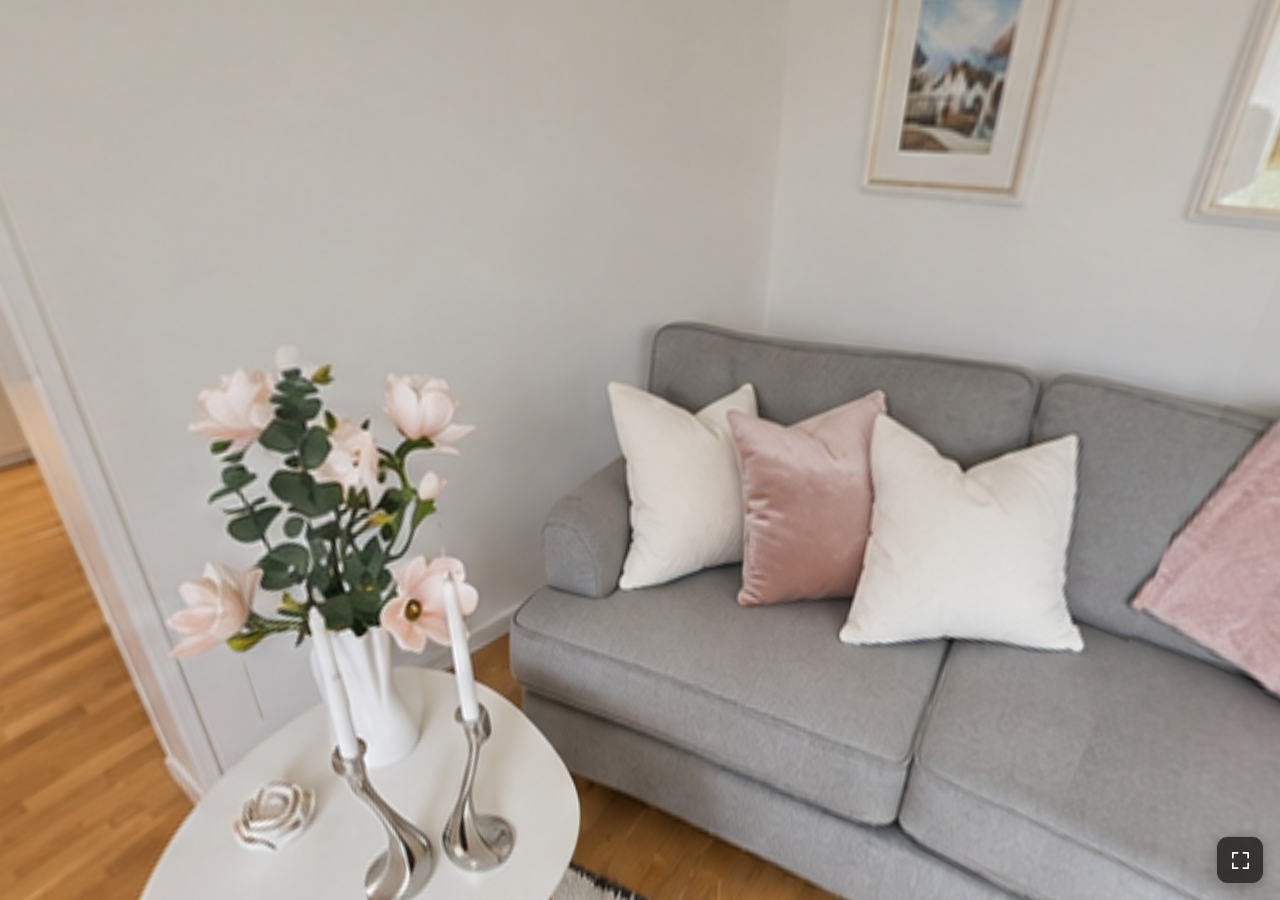
<file: index.html>
<!doctype html>
<html lang="sv">
<head>
  <meta charset="utf-8">
  <meta name="viewport" content="width=device-width, initial-scale=1, viewport-fit=cover">
  <meta name="theme-color" content="#171613">
  <meta name="robots" content="noindex">
  <meta name="apple-mobile-web-app-capable" content="yes">
  <meta name="apple-mobile-web-app-status-bar-style" content="black-translucent">
  <meta property="og:title" content="Karliq 360°">
  <meta property="og:description" content="Se dig omkring i vardagsrummet.">
  <meta property="og:image" content="https://mezu-bezu.github.io/karliq-360/vardagsrum.png">
  <title>Karliq 360°</title>
  <link rel="manifest" href="./app.webmanifest">
  <link rel="icon" href="./icon-192.png">
  <link rel="apple-touch-icon" href="./icon-192.png">
  <link rel="stylesheet" href="./viewer.css">
  <script type="module" src="./viewer.js"></script>
</head>
<body>
  <main id="viewer" aria-label="Vardagsrummet i 360 grader">
    <img id="panorama" src="./vardagsrum.png" alt="Vardagsrummets panorama" fetchpriority="high">
    <canvas id="view" tabindex="0" aria-label="360°-vy. Dra eller använd piltangenterna. Nyp eller skrolla för att zooma." hidden></canvas>
    <button id="fullscreen" type="button" aria-label="Helskärm" title="Helskärm" hidden>
      <svg id="expand" viewBox="0 0 24 24" aria-hidden="true"><path d="M9 4H4v5m11-5h5v5M4 15v5h5m11-5v5h-5"/></svg>
      <svg id="contract" viewBox="0 0 24 24" aria-hidden="true" hidden><path d="M4 9h5V4m11 5h-5V4M4 15h5v5m11-5h-5v5"/></svg>
    </button>
    <dialog id="fullscreen-help" aria-label="Helskärm på mobilen">
      <form method="dialog">
        <p id="fullscreen-message"></p>
        <button type="submit" aria-label="Stäng">
          <svg viewBox="0 0 24 24" aria-hidden="true"><path d="m6 6 12 12M18 6 6 18"/></svg>
        </button>
      </form>
    </dialog>
  </main>
</body>
</html>
</file>
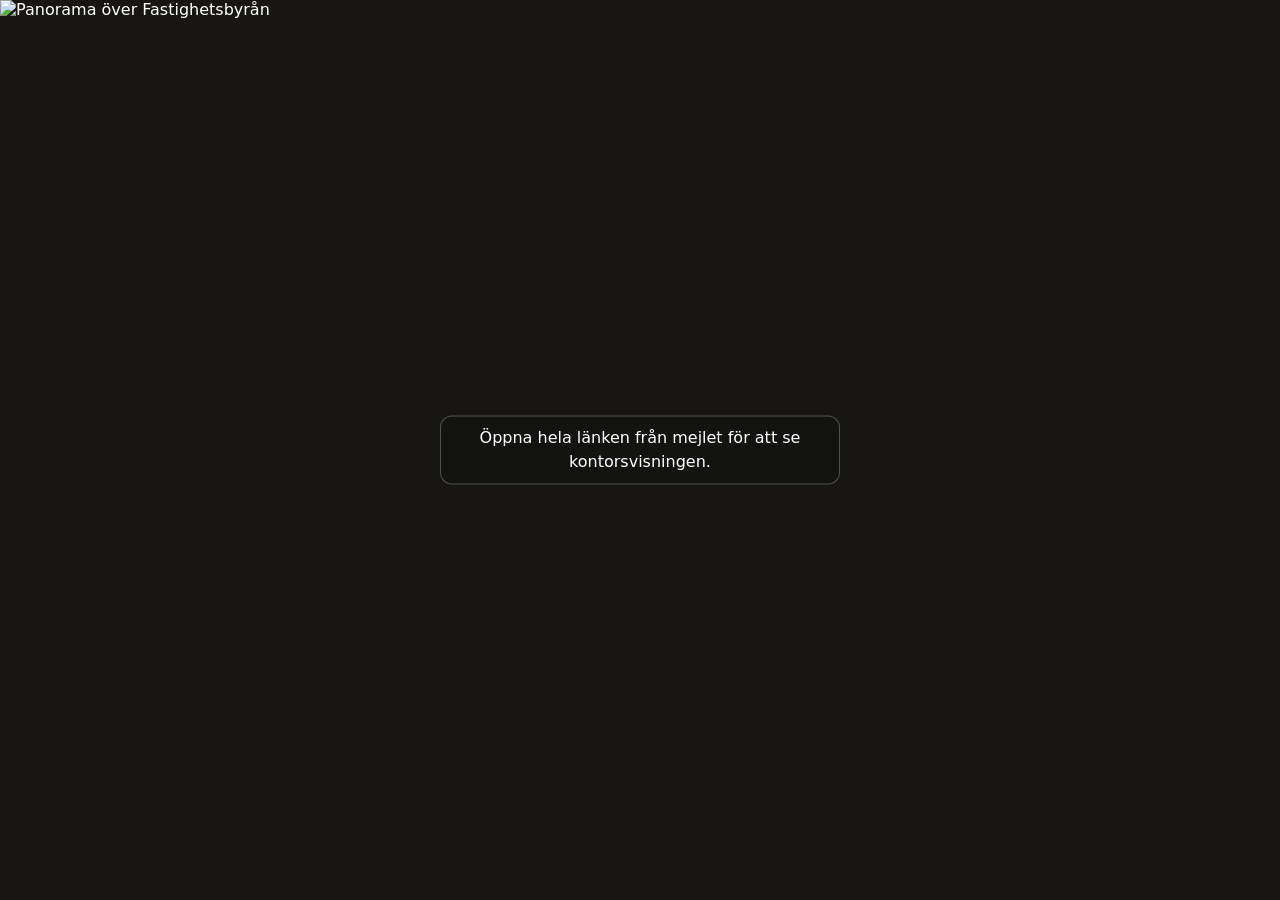
<file: kontorsdemo/index.html>
<!doctype html>
<html lang="sv">
<head>
  <meta charset="utf-8">
  <meta name="viewport" content="width=device-width, initial-scale=1, viewport-fit=cover">
  <meta name="theme-color" content="#171613">
  <meta name="robots" content="noindex,nofollow,noarchive">
  <meta name="referrer" content="no-referrer">
  <meta name="apple-mobile-web-app-capable" content="yes">
  <meta name="apple-mobile-web-app-status-bar-style" content="black-translucent">
  <title>Fastighetsbyrån · Kontorsvisning i 360°</title>
  <link rel="icon" href="[data-uri]">
  <link rel="apple-touch-icon" href="[data-uri]">
  <style>
:root {
  color-scheme: dark;
  background: #171613;
  font-family: system-ui, sans-serif;
}

body { margin: 0; overflow: hidden; overscroll-behavior: none; }
[hidden] { display: none !important; }

#viewer {
  position: relative;
  height: 100vh;
  height: 100dvh;
  width: 100%;
  overflow: hidden;
  background: #171613;
}

#viewer:fullscreen { height: 100%; width: 100%; }
#viewer:-webkit-full-screen { height: 100%; width: 100%; }

#view, #panorama { display: block; width: 100%; height: 100%; }
#panorama { object-fit: contain; }
#view { touch-action: none; cursor: grab; }
#view:active { cursor: grabbing; }

button {
  display: grid;
  place-items: center;
  width: 48px;
  height: 48px;
  padding: 0;
  border: 1px solid rgb(255 255 255 / 36%);
  border-radius: 12px;
  background: rgb(20 20 19 / 76%);
  color: white;
  cursor: pointer;
  -webkit-tap-highlight-color: transparent;
}

#fullscreen {
  position: absolute;
  right: calc(16px + env(safe-area-inset-right, 0px));
  bottom: calc(16px + env(safe-area-inset-bottom, 0px));
  box-shadow: 0 2px 12px rgb(0 0 0 / 26%);
}

button svg {
  width: 23px;
  height: 23px;
  fill: none;
  stroke: currentColor;
  stroke-width: 1.75;
  stroke-linecap: round;
  stroke-linejoin: round;
}

button:hover { background: #262623; }
button:focus-visible, canvas:focus-visible { outline: 2px solid white; outline-offset: -3px; }

dialog {
  max-width: min(25rem, calc(100vw - 64px));
  padding: 16px;
  border: 1px solid #65635c;
  border-radius: 12px;
  color: white;
  background: #24231f;
}

dialog::backdrop { background: rgb(0 0 0 / 55%); }
dialog form { display: flex; gap: 12px; align-items: center; }
dialog p { margin: 0; line-height: 1.5; }
dialog button { flex-shrink: 0; }

#demo-note, #share-status {
  position: absolute;
  z-index: 1;
  box-sizing: border-box;
  color: #fff;
  background: rgb(20 20 19 / 92%);
  border: 1px solid rgb(255 255 255 / 26%);
  border-radius: 12px;
  padding: .65rem .85rem;
  line-height: 1.45;
}
#demo-note {
  top: calc(12px + env(safe-area-inset-top, 0px));
  left: calc(12px + env(safe-area-inset-left, 0px));
  max-width: min(27rem, calc(100% - 28px));
  font-size: .875rem;
  pointer-events: none;
}
#demo-note strong { display: block; }
#share-status {
  top: 50%;
  left: 50%;
  transform: translate(-50%, -50%);
  width: min(25rem, calc(100% - 2rem));
  margin: 0;
  text-align: center;
}
</style>
</head>
<body>
  <main id="viewer" aria-label="Fastighetsbyrån i 360 grader">
    <img id="panorama" alt="Panorama över Fastighetsbyrån" fetchpriority="high">

    <aside id="demo-note" hidden>
      <strong>Fastighetsbyrån · 360°-visning</strong>
      Fotograferad med iPhone. AI har använts för att ta bort personer ur bilden.
    </aside>
    <p id="share-status" role="status">Öppnar kontorsvisningen…</p>
    <canvas id="view" tabindex="0" aria-label="360°-vy. Dra eller använd piltangenterna. Nyp eller skrolla för att zooma." hidden></canvas>
    <button id="fullscreen" type="button" aria-label="Helskärm" title="Helskärm" hidden>
      <svg id="expand" viewBox="0 0 24 24" aria-hidden="true"><path d="M9 4H4v5m11-5h5v5M4 15v5h5m11-5v5h-5"/></svg>
      <svg id="contract" viewBox="0 0 24 24" aria-hidden="true" hidden><path d="M4 9h5V4m11 5h-5V4M4 15h5v5m11-5h-5v5"/></svg>
    </button>
    <dialog id="fullscreen-help" aria-label="Helskärm på mobilen">
      <form method="dialog">
        <p id="fullscreen-message"></p>
        <button type="submit" aria-label="Stäng">
          <svg viewBox="0 0 24 24" aria-hidden="true"><path d="m6 6 12 12M18 6 6 18"/></svg>
        </button>
      </form>
    </dialog>
  </main>
  <script>
const viewer = document.getElementById('viewer');
const canvas = document.getElementById('view');
const panorama = document.getElementById('panorama');
const fullscreen = document.getElementById('fullscreen');
const help = document.getElementById('fullscreen-help');
const radians = Math.PI / 180;
const clamp = (value, low, high) => Math.min(high, Math.max(low, value));
const pointers = new Map();
let yaw = 2 * radians;
let pitch = -3 * radians;
let fov = innerWidth < innerHeight ? 82 : 65;
let drawFrame;
let pending = false;

// The same equirectangular mapping as the Karliq tour viewer, applied to a
// camera ray for each screen pixel.
const vertexSource = `#version 300 es
out vec2 screenPoint;
void main() {
  vec2 corners[3] = vec2[3](vec2(-1., -1.), vec2(3., -1.), vec2(-1., 3.));
  screenPoint = corners[gl_VertexID];
  gl_Position = vec4(screenPoint, 0., 1.);
}`;

const fragmentSource = `#version 300 es
precision highp float;
in vec2 screenPoint;
out vec4 color;
uniform sampler2D panorama;
uniform vec3 forward, right, up;
uniform vec2 field;
void main() {
  vec3 ray = normalize(forward + right * screenPoint.x * field.x + up * screenPoint.y * field.y);
  vec2 uv = vec2(atan(ray.x, -ray.z) / 6.28318530718 + .5,
                 asin(clamp(ray.y, -1., 1.)) / 3.14159265359 + .5);
  vec2 dx = dFdx(uv), dy = dFdy(uv);
  dx.x -= round(dx.x);
  dy.x -= round(dy.x);
  color = textureGrad(panorama, uv, dx, dy);
}`;

function textureSource(gl) {
  const maxWidth = gl.getParameter(gl.MAX_TEXTURE_SIZE);
  if (panorama.naturalWidth <= maxWidth) return panorama;

  const scaled = document.createElement('canvas');
  scaled.width = maxWidth - maxWidth % 2;
  scaled.height = scaled.width / 2;
  const context = scaled.getContext('2d');
  if (!context) throw new Error('Kunde inte anpassa panoramat till skärmen.');
  context.imageSmoothingQuality = 'high';
  context.drawImage(panorama, 0, 0, scaled.width, scaled.height);
  return scaled;
}

function createRenderer() {
  const gl = canvas.getContext('webgl2', { alpha: false, antialias: false, depth: false });
  if (!gl) return null;
  const shader = (kind, source) => {
    const stage = gl.createShader(kind);
    gl.shaderSource(stage, source);
    gl.compileShader(stage);
    if (!gl.getShaderParameter(stage, gl.COMPILE_STATUS)) throw new Error(gl.getShaderInfoLog(stage));
    return stage;
  };
  const vertex = shader(gl.VERTEX_SHADER, vertexSource);
  const fragment = shader(gl.FRAGMENT_SHADER, fragmentSource);
  const program = gl.createProgram();
  gl.attachShader(program, vertex);
  gl.attachShader(program, fragment);
  gl.linkProgram(program);
  gl.deleteShader(vertex);
  gl.deleteShader(fragment);
  if (!gl.getProgramParameter(program, gl.LINK_STATUS)) throw new Error(gl.getProgramInfoLog(program));
  gl.useProgram(program);
  gl.bindTexture(gl.TEXTURE_2D, gl.createTexture());
  gl.pixelStorei(gl.UNPACK_FLIP_Y_WEBGL, true);
  gl.texImage2D(gl.TEXTURE_2D, 0, gl.RGBA, gl.RGBA, gl.UNSIGNED_BYTE, textureSource(gl));
  gl.texParameteri(gl.TEXTURE_2D, gl.TEXTURE_WRAP_S, gl.REPEAT);
  gl.texParameteri(gl.TEXTURE_2D, gl.TEXTURE_WRAP_T, gl.CLAMP_TO_EDGE);
  gl.texParameteri(gl.TEXTURE_2D, gl.TEXTURE_MIN_FILTER, gl.LINEAR_MIPMAP_LINEAR);
  gl.texParameteri(gl.TEXTURE_2D, gl.TEXTURE_MAG_FILTER, gl.LINEAR);
  gl.generateMipmap(gl.TEXTURE_2D);
  const forward = gl.getUniformLocation(program, 'forward');
  const right = gl.getUniformLocation(program, 'right');
  const up = gl.getUniformLocation(program, 'up');
  const field = gl.getUniformLocation(program, 'field');

  return () => {
    const ratio = Math.min(devicePixelRatio, 2);
    const width = Math.max(1, Math.round(canvas.clientWidth * ratio));
    const height = Math.max(1, Math.round(canvas.clientHeight * ratio));
    if (canvas.width !== width) canvas.width = width;
    if (canvas.height !== height) canvas.height = height;
    gl.viewport(0, 0, width, height);
    const sin = Math.sin(pitch);
    const cos = Math.cos(pitch);
    const half = Math.tan(fov * radians / 2);
    gl.uniform3f(forward, Math.sin(yaw) * cos, sin, -Math.cos(yaw) * cos);
    gl.uniform3f(right, Math.cos(yaw), 0, Math.sin(yaw));
    gl.uniform3f(up, -Math.sin(yaw) * sin, cos, Math.cos(yaw) * sin);
    gl.uniform2f(field, half * width / height, half);
    gl.drawArrays(gl.TRIANGLES, 0, 3);
  };
}

function paint() {
  if (pending || !drawFrame) return;
  pending = true;
  requestAnimationFrame(() => {
    pending = false;
    drawFrame?.();
  });
}

function start() {
  try {
    drawFrame = createRenderer();
    if (!drawFrame) return;
    canvas.hidden = false;
    panorama.hidden = true;
    paint();
  } catch (error) {
    console.error(error);
  }
}

function turn(horizontal, vertical) {
  yaw += horizontal;
  pitch = clamp(pitch + vertical, -89 * radians, 89 * radians);
  paint();
}

function zoom(factor) {
  fov = clamp(2 * Math.atan(Math.tan(fov * radians / 2) * factor) / radians, 30, 96);
  paint();
}

canvas.addEventListener('pointerdown', event => {
  if (event.pointerType === 'mouse' && event.button !== 0) return;
  pointers.set(event.pointerId, [event.clientX, event.clientY]);
  canvas.setPointerCapture(event.pointerId);
});

canvas.addEventListener('pointermove', event => {
  const old = pointers.get(event.pointerId);
  if (!old) return;
  const point = [event.clientX, event.clientY];
  pointers.set(event.pointerId, point);
  if (pointers.size > 1) {
    const pair = [...pointers.entries()].slice(0, 2);
    if (!pair.some(([id]) => id === event.pointerId)) return;
    const other = pair.find(([id]) => id !== event.pointerId)[1];
    const distance = Math.hypot(point[0] - other[0], point[1] - other[1]);
    const previous = Math.hypot(old[0] - other[0], old[1] - other[1]);
    if (distance > 8 && previous > 8) zoom(previous / distance);
    return;
  }
  const sensitivity = fov * radians / Math.max(canvas.clientHeight, 1);
  turn((old[0] - point[0]) * sensitivity, (point[1] - old[1]) * sensitivity);
});

for (const name of ['pointerup', 'pointercancel', 'lostpointercapture']) {
  canvas.addEventListener(name, event => pointers.delete(event.pointerId));
}

canvas.addEventListener('wheel', event => {
  event.preventDefault();
  if (event.deltaY) zoom(event.deltaY > 0 ? 1.08 : 1 / 1.08);
}, { passive: false });

canvas.addEventListener('keydown', event => {
  const moves = { ArrowLeft: [-.12, 0], ArrowRight: [.12, 0], ArrowUp: [0, .12], ArrowDown: [0, -.12] };
  if (moves[event.key]) turn(...moves[event.key]);
  else if (event.key === '+') zoom(1 / 1.12);
  else if (event.key === '-') zoom(1.12);
  else return;
  event.preventDefault();
});

canvas.addEventListener('webglcontextlost', event => {
  event.preventDefault();
  drawFrame = null;
  canvas.hidden = true;
  panorama.hidden = false;
  pointers.clear();
});
canvas.addEventListener('webglcontextrestored', start);
new ResizeObserver(paint).observe(viewer);

const activeFullscreen = () => document.fullscreenElement || document.webkitFullscreenElement;
const installed = navigator.standalone || matchMedia('(display-mode: standalone)').matches;


function updateFullscreen() {
  const active = Boolean(activeFullscreen());
  const label = active ? 'Avsluta helskärm' : 'Helskärm';
  fullscreen.setAttribute('aria-label', label);
  fullscreen.title = label;
  document.getElementById('expand').toggleAttribute('hidden', active);
  document.getElementById('contract').toggleAttribute('hidden', !active);
  paint();
}

function showFullscreenHelp() {
  const ios = /iPhone|iPad|iPod/.test(navigator.userAgent);
  document.getElementById('fullscreen-message').textContent = ios
    ? 'På iPhone kan du vrida mobilen för att få en bredare vy.'
    : 'Öppna länken direkt i din webbläsare för att använda helskärm.';
  if (!help.open) help.showModal();
}

fullscreen.addEventListener('click', async () => {
  try {
    if (activeFullscreen()) {
      const exit = document.exitFullscreen || document.webkitExitFullscreen;
      await exit.call(document);
    } else if (viewer.requestFullscreen) {
      await viewer.requestFullscreen({ navigationUI: 'hide' });
    } else if (viewer.webkitRequestFullscreen) {
      viewer.webkitRequestFullscreen();
    } else {
      showFullscreenHelp();
    }
  } catch {
    showFullscreenHelp();
  }
});

document.addEventListener('fullscreenchange', updateFullscreen);
document.addEventListener('webkitfullscreenchange', updateFullscreen);

const status = document.getElementById('share-status');

async function openSharedPanorama() {
  const fragment = location.hash.slice(1);
  if (!/^[A-Za-z0-9_-]{43}$/.test(fragment)) {
    status.textContent = 'Öppna hela länken från mejlet för att se kontorsvisningen.';
    return;
  }

  try {
    // Only the full link contains the key. The server stores an encrypted image.
    const rawKey = Uint8Array.from(atob(fragment.replace(/-/g, '+').replace(/_/g, '/')), character => character.charCodeAt(0));
    const key = await crypto.subtle.importKey('raw', rawKey, 'AES-GCM', false, ['decrypt']);
    const response = await fetch('./panorama.bin');
    if (!response.ok) throw new Error('Panorama request failed.');
    const payload = new Uint8Array(await response.arrayBuffer());
    const plaintext = await crypto.subtle.decrypt({ name: 'AES-GCM', iv: payload.subarray(0, 12) }, key, payload.subarray(12));
    const imageUrl = URL.createObjectURL(new Blob([plaintext], { type: 'image/jpeg' }));
    panorama.src = imageUrl;
    try {
      await panorama.decode();
    } finally {
      URL.revokeObjectURL(imageUrl);
    }
    start();
    document.getElementById('demo-note').hidden = false;
    fullscreen.hidden = Boolean(installed);
    status.hidden = true;
  } catch {
    status.textContent = 'Visningen gick inte att öppna. Prova att öppna hela länken från mejlet i din webbläsare.';
  }
}

openSharedPanorama();

</script>
</body>
</html>
</file>
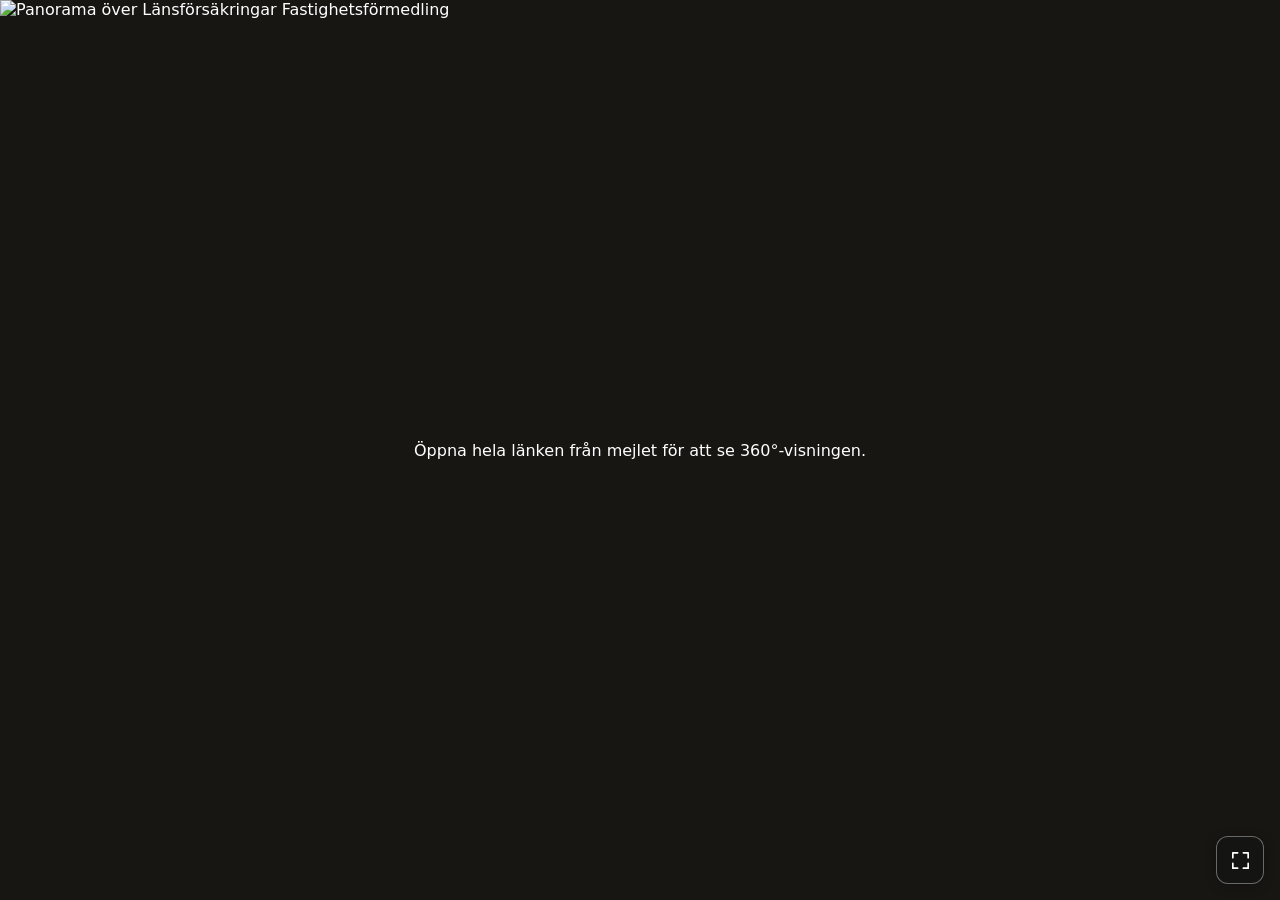
<file: lansforsakringar-360/index.html>
<!doctype html>
<html lang="sv">
<head>
  <meta name="robots" content="noindex, nofollow">
  <meta charset="utf-8">
  <meta name="viewport" content="width=device-width, initial-scale=1, viewport-fit=cover">
  <meta name="theme-color" content="#171613">
  <meta name="robots" content="noindex">
  <meta name="apple-mobile-web-app-capable" content="yes">
  <meta name="apple-mobile-web-app-status-bar-style" content="black-translucent">
  <title>Länsförsäkringar Fastighetsförmedling · Karliq 360°</title>
  <link rel="icon" href="[data-uri]">
  <link rel="apple-touch-icon" href="[data-uri]">
  <style>
:root {
  color-scheme: dark;
  background: #171613;
  font-family: system-ui, sans-serif;
}

body { margin: 0; overflow: hidden; overscroll-behavior: none; }
[hidden] { display: none !important; }

#viewer {
  position: relative;
  height: 100vh;
  height: 100dvh;
  width: 100%;
  overflow: hidden;
  background: #171613;
}

#viewer:fullscreen { height: 100%; width: 100%; }
#viewer:-webkit-full-screen { height: 100%; width: 100%; }

#view, #panorama { display: block; width: 100%; height: 100%; }
#panorama { object-fit: contain; }
#view { touch-action: none; cursor: grab; }
#view:active { cursor: grabbing; }

button {
  display: grid;
  place-items: center;
  width: 48px;
  height: 48px;
  padding: 0;
  border: 1px solid rgb(255 255 255 / 36%);
  border-radius: 12px;
  background: rgb(20 20 19 / 76%);
  color: white;
  cursor: pointer;
  -webkit-tap-highlight-color: transparent;
}

#fullscreen {
  position: absolute;
  right: calc(16px + env(safe-area-inset-right, 0px));
  bottom: calc(16px + env(safe-area-inset-bottom, 0px));
  box-shadow: 0 2px 12px rgb(0 0 0 / 26%);
}

button svg {
  width: 23px;
  height: 23px;
  fill: none;
  stroke: currentColor;
  stroke-width: 1.75;
  stroke-linecap: round;
  stroke-linejoin: round;
}

button:hover { background: #262623; }
button:focus-visible, canvas:focus-visible { outline: 2px solid white; outline-offset: -3px; }

dialog {
  max-width: min(25rem, calc(100vw - 64px));
  padding: 16px;
  border: 1px solid #65635c;
  border-radius: 12px;
  color: white;
  background: #24231f;
}

dialog::backdrop { background: rgb(0 0 0 / 55%); }
dialog form { display: flex; gap: 12px; align-items: center; }
dialog p { margin: 0; line-height: 1.5; }
dialog button { flex-shrink: 0; }
#share-status { position: absolute; z-index: 1; inset: 0; display: grid; place-items: center; margin: 0; padding: 24px; text-align: center; color: white; }
#share-status[hidden] { display: none; }
</style>
</head>
<body>
  <main id="viewer" aria-label="Länsförsäkringar Fastighetsförmedling i 360 grader">
    <img id="panorama" alt="Panorama över Länsförsäkringar Fastighetsförmedling" fetchpriority="high">
    <p id="share-status" role="status">Öppnar kontorsvisningen…</p>
    <canvas id="view" tabindex="0" aria-label="360°-vy. Dra eller använd piltangenterna. Nyp eller skrolla för att zooma." hidden></canvas>
    <button id="fullscreen" type="button" aria-label="Helskärm" title="Helskärm" hidden>
      <svg id="expand" viewBox="0 0 24 24" aria-hidden="true"><path d="M9 4H4v5m11-5h5v5M4 15v5h5m11-5v5h-5"/></svg>
      <svg id="contract" viewBox="0 0 24 24" aria-hidden="true" hidden><path d="M4 9h5V4m11 5h-5V4M4 15h5v5m11-5h-5v5"/></svg>
    </button>
    <dialog id="fullscreen-help" aria-label="Helskärm på mobilen">
      <form method="dialog">
        <p id="fullscreen-message"></p>
        <button type="submit" aria-label="Stäng">
          <svg viewBox="0 0 24 24" aria-hidden="true"><path d="m6 6 12 12M18 6 6 18"/></svg>
        </button>
      </form>
    </dialog>
  </main>
  <script>
const viewer = document.getElementById('viewer');
const canvas = document.getElementById('view');
const panorama = document.getElementById('panorama');
const fullscreen = document.getElementById('fullscreen');
const help = document.getElementById('fullscreen-help');
const radians = Math.PI / 180;
const clamp = (value, low, high) => Math.min(high, Math.max(low, value));
const pointers = new Map();
let yaw = -2 * radians;
let pitch = -6 * radians;
let fov = innerWidth < innerHeight ? 82 : 65;
let drawFrame;
let pending = false;

// The same equirectangular mapping as the Karliq tour viewer, applied to a
// camera ray for each screen pixel.
const vertexSource = `#version 300 es
out vec2 screenPoint;
void main() {
  vec2 corners[3] = vec2[3](vec2(-1., -1.), vec2(3., -1.), vec2(-1., 3.));
  screenPoint = corners[gl_VertexID];
  gl_Position = vec4(screenPoint, 0., 1.);
}`;

const fragmentSource = `#version 300 es
precision highp float;
in vec2 screenPoint;
out vec4 color;
uniform sampler2D panorama;
uniform vec3 forward, right, up;
uniform vec2 field;
void main() {
  vec3 ray = normalize(forward + right * screenPoint.x * field.x + up * screenPoint.y * field.y);
  vec2 uv = vec2(atan(ray.x, -ray.z) / 6.28318530718 + .5,
                 asin(clamp(ray.y, -1., 1.)) / 3.14159265359 + .5);
  vec2 dx = dFdx(uv), dy = dFdy(uv);
  dx.x -= round(dx.x);
  dy.x -= round(dy.x);
  color = textureGrad(panorama, uv, dx, dy);
}`;

function textureSource(gl) {
  const maxWidth = gl.getParameter(gl.MAX_TEXTURE_SIZE);
  if (panorama.naturalWidth <= maxWidth) return panorama;

  const scaled = document.createElement('canvas');
  scaled.width = maxWidth - maxWidth % 2;
  scaled.height = scaled.width / 2;
  const context = scaled.getContext('2d');
  if (!context) throw new Error('Kunde inte anpassa panoramat till skärmen.');
  context.imageSmoothingQuality = 'high';
  context.drawImage(panorama, 0, 0, scaled.width, scaled.height);
  return scaled;
}

function createRenderer() {
  const gl = canvas.getContext('webgl2', { alpha: false, antialias: false, depth: false });
  if (!gl) return null;
  const shader = (kind, source) => {
    const stage = gl.createShader(kind);
    gl.shaderSource(stage, source);
    gl.compileShader(stage);
    if (!gl.getShaderParameter(stage, gl.COMPILE_STATUS)) throw new Error(gl.getShaderInfoLog(stage));
    return stage;
  };
  const vertex = shader(gl.VERTEX_SHADER, vertexSource);
  const fragment = shader(gl.FRAGMENT_SHADER, fragmentSource);
  const program = gl.createProgram();
  gl.attachShader(program, vertex);
  gl.attachShader(program, fragment);
  gl.linkProgram(program);
  gl.deleteShader(vertex);
  gl.deleteShader(fragment);
  if (!gl.getProgramParameter(program, gl.LINK_STATUS)) throw new Error(gl.getProgramInfoLog(program));
  gl.useProgram(program);
  gl.bindTexture(gl.TEXTURE_2D, gl.createTexture());
  gl.pixelStorei(gl.UNPACK_FLIP_Y_WEBGL, true);
  gl.texImage2D(gl.TEXTURE_2D, 0, gl.RGBA, gl.RGBA, gl.UNSIGNED_BYTE, textureSource(gl));
  gl.texParameteri(gl.TEXTURE_2D, gl.TEXTURE_WRAP_S, gl.REPEAT);
  gl.texParameteri(gl.TEXTURE_2D, gl.TEXTURE_WRAP_T, gl.CLAMP_TO_EDGE);
  gl.texParameteri(gl.TEXTURE_2D, gl.TEXTURE_MIN_FILTER, gl.LINEAR_MIPMAP_LINEAR);
  gl.texParameteri(gl.TEXTURE_2D, gl.TEXTURE_MAG_FILTER, gl.LINEAR);
  gl.generateMipmap(gl.TEXTURE_2D);
  const forward = gl.getUniformLocation(program, 'forward');
  const right = gl.getUniformLocation(program, 'right');
  const up = gl.getUniformLocation(program, 'up');
  const field = gl.getUniformLocation(program, 'field');

  return () => {
    const ratio = Math.min(devicePixelRatio, 2);
    const width = Math.max(1, Math.round(canvas.clientWidth * ratio));
    const height = Math.max(1, Math.round(canvas.clientHeight * ratio));
    if (canvas.width !== width) canvas.width = width;
    if (canvas.height !== height) canvas.height = height;
    gl.viewport(0, 0, width, height);
    const sin = Math.sin(pitch);
    const cos = Math.cos(pitch);
    const half = Math.tan(fov * radians / 2);
    gl.uniform3f(forward, Math.sin(yaw) * cos, sin, -Math.cos(yaw) * cos);
    gl.uniform3f(right, Math.cos(yaw), 0, Math.sin(yaw));
    gl.uniform3f(up, -Math.sin(yaw) * sin, cos, Math.cos(yaw) * sin);
    gl.uniform2f(field, half * width / height, half);
    gl.drawArrays(gl.TRIANGLES, 0, 3);
  };
}

function paint() {
  if (pending || !drawFrame) return;
  pending = true;
  requestAnimationFrame(() => {
    pending = false;
    drawFrame?.();
  });
}

function start() {
  try {
    drawFrame = createRenderer();
    if (!drawFrame) return;
    canvas.hidden = false;
    panorama.hidden = true;
    paint();
  } catch (error) {
    console.error(error);
  }
}

function turn(horizontal, vertical) {
  yaw += horizontal;
  pitch = clamp(pitch + vertical, -89 * radians, 89 * radians);
  paint();
}

function zoom(factor) {
  fov = clamp(2 * Math.atan(Math.tan(fov * radians / 2) * factor) / radians, 30, 96);
  paint();
}

canvas.addEventListener('pointerdown', event => {
  if (event.pointerType === 'mouse' && event.button !== 0) return;
  pointers.set(event.pointerId, [event.clientX, event.clientY]);
  canvas.setPointerCapture(event.pointerId);
});

canvas.addEventListener('pointermove', event => {
  const old = pointers.get(event.pointerId);
  if (!old) return;
  const point = [event.clientX, event.clientY];
  pointers.set(event.pointerId, point);
  if (pointers.size > 1) {
    const pair = [...pointers.entries()].slice(0, 2);
    if (!pair.some(([id]) => id === event.pointerId)) return;
    const other = pair.find(([id]) => id !== event.pointerId)[1];
    const distance = Math.hypot(point[0] - other[0], point[1] - other[1]);
    const previous = Math.hypot(old[0] - other[0], old[1] - other[1]);
    if (distance > 8 && previous > 8) zoom(previous / distance);
    return;
  }
  const sensitivity = fov * radians / Math.max(canvas.clientHeight, 1);
  turn((old[0] - point[0]) * sensitivity, (point[1] - old[1]) * sensitivity);
});

for (const name of ['pointerup', 'pointercancel', 'lostpointercapture']) {
  canvas.addEventListener(name, event => pointers.delete(event.pointerId));
}

canvas.addEventListener('wheel', event => {
  event.preventDefault();
  if (event.deltaY) zoom(event.deltaY > 0 ? 1.08 : 1 / 1.08);
}, { passive: false });

canvas.addEventListener('keydown', event => {
  const moves = { ArrowLeft: [-.12, 0], ArrowRight: [.12, 0], ArrowUp: [0, .12], ArrowDown: [0, -.12] };
  if (moves[event.key]) turn(...moves[event.key]);
  else if (event.key === '+') zoom(1 / 1.12);
  else if (event.key === '-') zoom(1.12);
  else return;
  event.preventDefault();
});

canvas.addEventListener('webglcontextlost', event => {
  event.preventDefault();
  drawFrame = null;
  canvas.hidden = true;
  panorama.hidden = false;
  pointers.clear();
});
canvas.addEventListener('webglcontextrestored', start);
new ResizeObserver(paint).observe(viewer);

const activeFullscreen = () => document.fullscreenElement || document.webkitFullscreenElement;
const installed = navigator.standalone || matchMedia('(display-mode: standalone)').matches;
fullscreen.hidden = Boolean(installed);

function updateFullscreen() {
  const active = Boolean(activeFullscreen());
  const label = active ? 'Avsluta helskärm' : 'Helskärm';
  fullscreen.setAttribute('aria-label', label);
  fullscreen.title = label;
  document.getElementById('expand').toggleAttribute('hidden', active);
  document.getElementById('contract').toggleAttribute('hidden', !active);
  paint();
}

function showFullscreenHelp() {
  const ios = /iPhone|iPad|iPod/.test(navigator.userAgent);
  document.getElementById('fullscreen-message').textContent = ios
    ? 'För helskärm på iPhone, öppna sidan i Safari. Välj Dela → Lägg till på hemskärmen och slå på Öppna som webbapp.'
    : 'Öppna länken direkt i din webbläsare för att använda helskärm.';
  if (!help.open) help.showModal();
}

fullscreen.addEventListener('click', async () => {
  try {
    if (activeFullscreen()) {
      const exit = document.exitFullscreen || document.webkitExitFullscreen;
      await exit.call(document);
    } else if (viewer.requestFullscreen) {
      await viewer.requestFullscreen({ navigationUI: 'hide' });
    } else if (viewer.webkitRequestFullscreen) {
      viewer.webkitRequestFullscreen();
    } else {
      showFullscreenHelp();
    }
  } catch {
    showFullscreenHelp();
  }
});

document.addEventListener('fullscreenchange', updateFullscreen);
document.addEventListener('webkitfullscreenchange', updateFullscreen);
const shareStatus = document.getElementById('share-status');
async function openSharedPanorama() {
  const fragment = location.hash.slice(1);
  if (!/^[A-Za-z0-9_-]{43}$/.test(fragment)) {
    shareStatus.textContent = 'Öppna hela länken från mejlet för att se 360°-visningen.';
    return;
  }
  try {
    const rawKey = Uint8Array.from(atob(fragment.replace(/-/g, '+').replace(/_/g, '/')), character => character.charCodeAt(0));
    const key = await crypto.subtle.importKey('raw', rawKey, 'AES-GCM', false, ['decrypt']);
    const response = await fetch('./panorama.bin');
    if (!response.ok) throw new Error('Panorama request failed.');
    const payload = new Uint8Array(await response.arrayBuffer());
    const plaintext = await crypto.subtle.decrypt({ name: 'AES-GCM', iv: payload.subarray(0, 12) }, key, payload.subarray(12));
    panorama.src = URL.createObjectURL(new Blob([plaintext], { type: 'image/jpeg' }));
    await panorama.decode();
    start();
    shareStatus.hidden = true;
  } catch {
    shareStatus.textContent = 'Visningen gick inte att öppna. Prova att öppna hela länken från mejlet i din webbläsare.';
  }
}
openSharedPanorama();
</script>
</body>
</html>
</file>
<file: viewer.css>
:root {
  color-scheme: dark;
  background: #171613;
  font-family: system-ui, sans-serif;
}

body { margin: 0; overflow: hidden; overscroll-behavior: none; }
[hidden] { display: none !important; }

#viewer {
  position: relative;
  height: 100vh;
  height: 100dvh;
  width: 100%;
  overflow: hidden;
  background: #171613;
}

#viewer:fullscreen { height: 100%; width: 100%; }
#viewer:-webkit-full-screen { height: 100%; width: 100%; }

#view, #panorama { display: block; width: 100%; height: 100%; }
#panorama { object-fit: contain; }
#view { touch-action: none; cursor: grab; }
#view:active { cursor: grabbing; }

button {
  display: grid;
  place-items: center;
  width: 48px;
  height: 48px;
  padding: 0;
  border: 1px solid rgb(255 255 255 / 36%);
  border-radius: 12px;
  background: rgb(20 20 19 / 76%);
  color: white;
  cursor: pointer;
  -webkit-tap-highlight-color: transparent;
}

#fullscreen {
  position: absolute;
  right: calc(16px + env(safe-area-inset-right, 0px));
  bottom: calc(16px + env(safe-area-inset-bottom, 0px));
  box-shadow: 0 2px 12px rgb(0 0 0 / 26%);
}

button svg {
  width: 23px;
  height: 23px;
  fill: none;
  stroke: currentColor;
  stroke-width: 1.75;
  stroke-linecap: round;
  stroke-linejoin: round;
}

button:hover { background: #262623; }
button:focus-visible, canvas:focus-visible { outline: 2px solid white; outline-offset: -3px; }

dialog {
  max-width: min(25rem, calc(100vw - 64px));
  padding: 16px;
  border: 1px solid #65635c;
  border-radius: 12px;
  color: white;
  background: #24231f;
}

dialog::backdrop { background: rgb(0 0 0 / 55%); }
dialog form { display: flex; gap: 12px; align-items: center; }
dialog p { margin: 0; line-height: 1.5; }
dialog button { flex-shrink: 0; }
</file>
